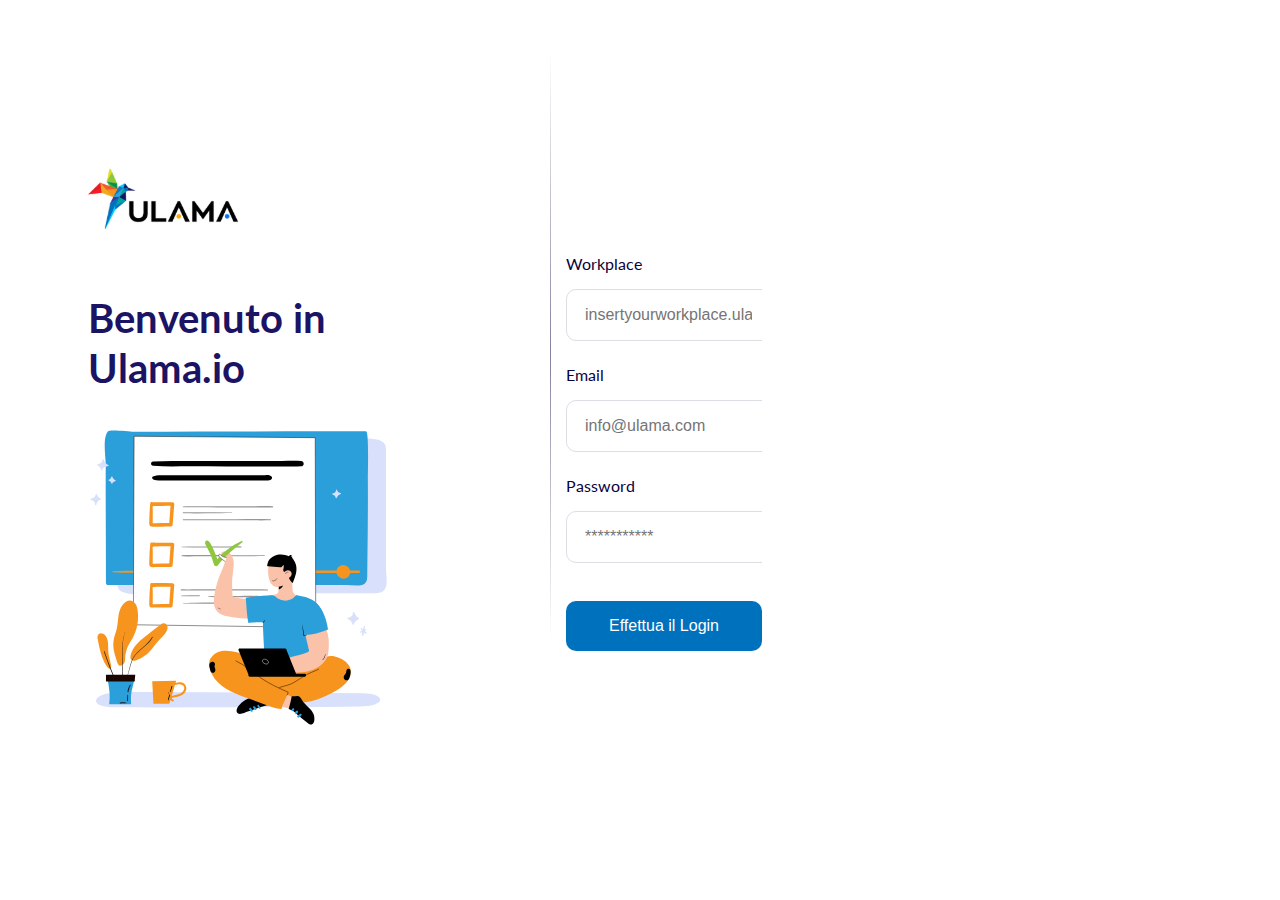
<file: Login/index.html>
<!DOCTYPE html>
<html lang="en">
  <head>
    <meta charset="UTF-8" />
    <meta http-equiv="X-UA-Compatible" content="IE=edge" />
    <meta name="viewport" content="width=device-width, initial-scale=1.0" />
    <link rel="stylesheet" href="style.css" />
    <link rel="preconnect" href="https://fonts.googleapis.com">
<link rel="preconnect" href="https://fonts.gstatic.com" crossorigin>
<link href="https://fonts.googleapis.com/css2?family=Lato:ital,wght@0,100;0,400;0,700;1,300;1,400;1,700&display=swap" rel="stylesheet">
    <title>Login</title>
  </head>
  <body>
    <div class="container">
      <div class="left_frame ">
        <div class="container">
          <img class="logo-img" src="../assets/imgs/logo-full.svg" alt="" />
          <h2>
            Benvenuto in <br />
            Ulama.io
          </h2>
          <img
            class="illustration"
            src="../assets/imgs/login-illustration.svg"
            alt=""
          />
        </div>
        <div class="line"> </div>

      </div>
      <div class="right_frame">
        <div class="container">
          <div class="label">Workplace</div>
          <input placeholder="insertyourworkplace.ulama.io" type="text" />
          <br />
          <div class="label">Email</div>
          <input placeholder="info@ulama.com" type="email" />
          <br />
          <div class="label">Password</div>
          <input placeholder="***********" type="password" />
          <br />
          <br />
          <button>Effettua il Login</button>
        </div>
      </div>
    </div>
  </body>
</html>
</file>
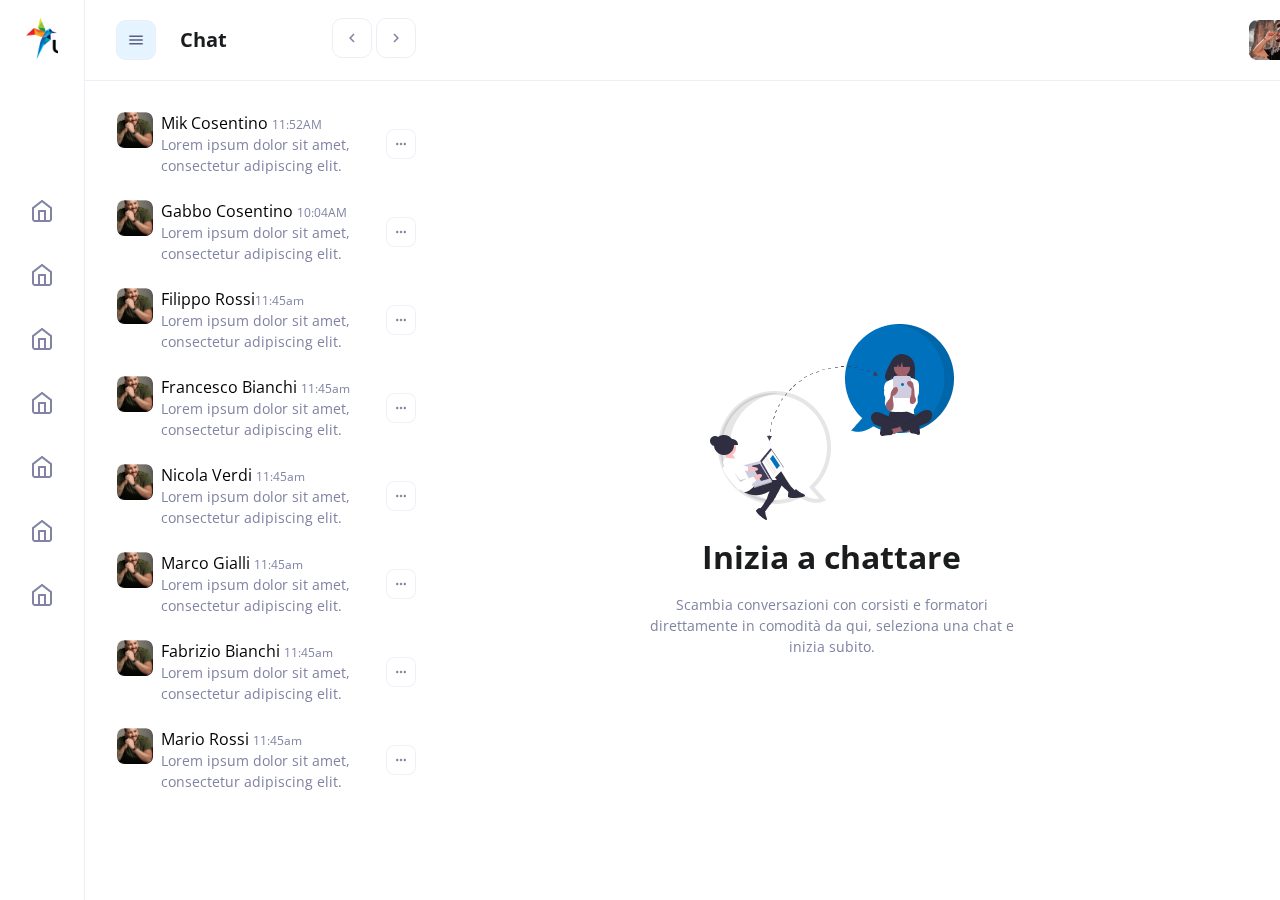
<file: Chat/chat.html>
<!DOCTYPE html>
<html lang="en">
  <head>
    <meta charset="UTF-8" />
    <meta http-equiv="X-UA-Compatible" content="IE=edge" />
    <meta name="viewport" content="width=device-width, initial-scale=1.0" />
    <link rel="preconnect" href="https://fonts.googleapis.com" />
    <link rel="preconnect" href="https://fonts.gstatic.com" crossorigin />
    <link
      href="https://fonts.googleapis.com/css2?family=Open+Sans:ital,wght@0,300;0,400;0,500;0,600;0,700;0,800;1,300;1,400;1,500;1,600;1,700;1,800&display=swap"
      rel="stylesheet"
    />
    <link rel="stylesheet" href="style.css" />
    <title>Chats</title>
  </head>
  <body>
    <div class="container">
      <div class="chat_sidebar">
        <img src="../assets/imgs/logo.png" alt="logo" class="logo" />
        <div class="chat_sidebar_nav">
          <img src="../assets/imgs/home.png" alt="home" />
          <img src="../assets/imgs/home.png" alt="home" />
          <img src="../assets/imgs/home.png" alt="home" />
          <img src="../assets/imgs/home.png" alt="home" />
          <img src="../assets/imgs/home.png" alt="home" />
          <img src="../assets/imgs/home.png" alt="home" />
          <img src="../assets/imgs/home.png" alt="home" />
        </div>
      </div>
      <div class="chat_main">
        <div class="chat_main_navbar">
          <div class="flex-between">
            <div class="flex">
              <img src="../assets/imgs/Menu.png" alt="" />
              <h3>Chat</h3>
            </div>
            <div>
              <img src="../assets/imgs/arrow-left.svg" alt="arrow-left" />
              <img src="../assets/imgs/arrow-right.svg" alt="arrow-right" />
            </div>
          </div>
          <img
            class="user_avatar"
            src="../assets/imgs/user_avatar.png"
            alt=""
          />
        </div>
        <div class="chat_main_body">
          <div class="chat_main_body_contact_list">
            <div class="chat_main_contact_card active_chat">
              <div class="info_group">
                <img src="../assets/imgs/Img.png" alt="" />
                <div class="text">
                  <div class="h4">Mik Cosentino <span>11:52AM</span></div>
                  <p>
                    Lorem ipsum dolor sit amet, consectetur adipiscing elit.
                  </p>
                </div>
              </div>
              <img src="../assets/imgs/more.png" alt="more" class="more" />
            </div>
            <div class="chat_main_contact_card">
              <div class="info_group">
                <img src="../assets/imgs/Img.png" alt="" />
                <div class="text">
                  <div class="h4">Gabbo Cosentino <span>10:04AM</span></div>
                  <p>
                    Lorem ipsum dolor sit amet, consectetur adipiscing elit.
                  </p>
                </div>
              </div>
              <img src="../assets/imgs/more.png" alt="more" class="more" />
            </div>
            <div class="chat_main_contact_card">
              <div class="info_group">
                <img src="../assets/imgs/Img.png" alt="" />
                <div class="text">
                  <div class="h4">Filippo Rossi<span>11:45am</span></div>
                  <p>
                    Lorem ipsum dolor sit amet, consectetur adipiscing elit.
                  </p>
                </div>
              </div>
              <img src="../assets/imgs/more.png" alt="more" class="more" />
            </div>
            <div class="chat_main_contact_card">
              <div class="info_group">
                <img src="../assets/imgs/Img.png" alt="" />
                <div class="text">
                  <div class="h4">Francesco Bianchi <span>11:45am</span></div>
                  <p>
                    Lorem ipsum dolor sit amet, consectetur adipiscing elit.
                  </p>
                </div>
              </div>
              <img src="../assets/imgs/more.png" alt="more" class="more" />
            </div>
            <div class="chat_main_contact_card">
              <div class="info_group">
                <img src="../assets/imgs/Img.png" alt="" />
                <div class="text">
                  <div class="h4">Nicola Verdi <span>11:45am</span></div>
                  <p>
                    Lorem ipsum dolor sit amet, consectetur adipiscing elit.
                  </p>
                </div>
              </div>
              <img src="../assets/imgs/more.png" alt="more" class="more" />
            </div>
            <div class="chat_main_contact_card">
              <div class="info_group">
                <img src="../assets/imgs/Img.png" alt="" />
                <div class="text">
                  <div class="h4">Marco Gialli <span>11:45am</span></div>
                  <p>
                    Lorem ipsum dolor sit amet, consectetur adipiscing elit.
                  </p>
                </div>
              </div>
              <img src="../assets/imgs/more.png" alt="more" class="more" />
            </div>
            <div class="chat_main_contact_card">
              <div class="info_group">
                <img src="../assets/imgs/Img.png" alt="" />
                <div class="text">
                  <div class="h4">Fabrizio Bianchi <span>11:45am</span></div>
                  <p>
                    Lorem ipsum dolor sit amet, consectetur adipiscing elit.
                  </p>
                </div>
              </div>
              <img src="../assets/imgs/more.png" alt="more" class="more" />
            </div>
            <div class="chat_main_contact_card">
              <div class="info_group">
                <img src="../assets/imgs/Img.png" alt="" />
                <div class="text">
                  <div class="h4">Mario Rossi <span>11:45am</span></div>
                  <p>
                    Lorem ipsum dolor sit amet, consectetur adipiscing elit.
                  </p>
                </div>
              </div>
              <img src="../assets/imgs/more.png" alt="more" class="more" />
            </div>
          </div>
          <div class="chat_main_body_main">
            <img src="../assets/imgs/illustration.png" alt="" />
            <h2>Inizia a chattare</h2>
            <p>
              Scambia conversazioni con corsisti e formatori direttamente in
              comodità da qui, seleziona una chat e inizia subito.
            </p>
          </div>
        </div>
      </div>
    </div>
  </body>
</html>
</file>
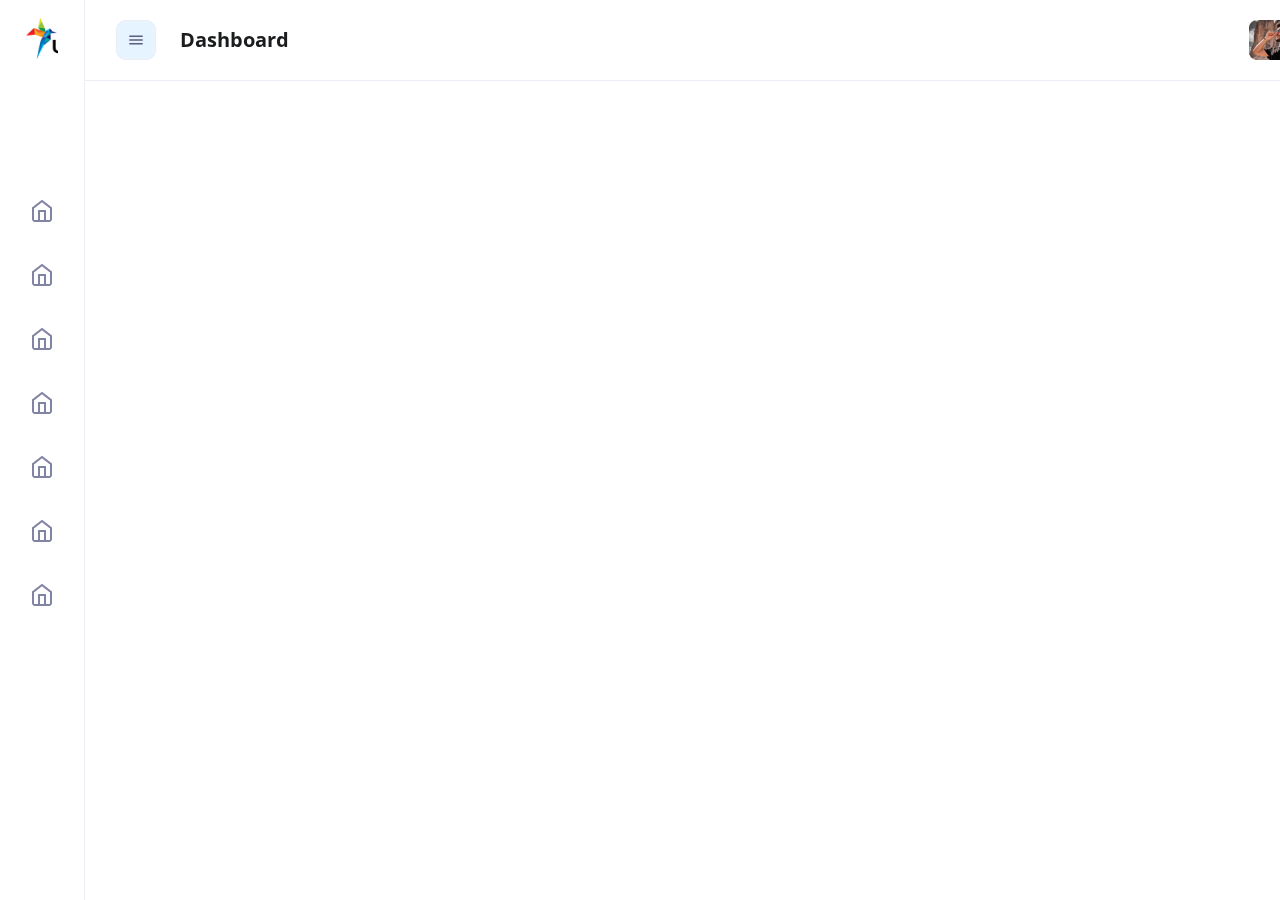
<file: Dashboard/dashboard.html>
<!DOCTYPE html>
<html lang="en">
  <head>
    <meta charset="UTF-8" />
    <meta http-equiv="X-UA-Compatible" content="IE=edge" />
    <meta name="viewport" content="width=device-width, initial-scale=1.0" />
    <link rel="preconnect" href="https://fonts.googleapis.com" />
    <link rel="preconnect" href="https://fonts.gstatic.com" crossorigin />
    <link
      href="https://fonts.googleapis.com/css2?family=Open+Sans:ital,wght@0,300;0,400;0,500;0,600;0,700;0,800;1,300;1,400;1,500;1,600;1,700;1,800&display=swap"
      rel="stylesheet"
    />
    <link rel="stylesheet" href="style.css" />
    <title>Chats</title>
  </head>
  <body>
    <div class="container">
      <div class="chat_sidebar">
        <img src="../assets/imgs/logo.png" alt="logo" class="logo" />
        <div class="chat_sidebar_nav">
          <img src="../assets/imgs/home.png" alt="home" />
          <img src="../assets/imgs/home.png" alt="home" />
          <img src="../assets/imgs/home.png" alt="home" />
          <img src="../assets/imgs/home.png" alt="home" />
          <img src="../assets/imgs/home.png" alt="home" />
          <img src="../assets/imgs/home.png" alt="home" />
          <img src="../assets/imgs/home.png" alt="home" />
        </div>
      </div>
      <div class="chat_main">
        <div class="chat_main_navbar">
          <div class="flex-between">
            <div class="flex">
              <img src="../assets/imgs/Menu.png" alt="" />
              <h3>Dashboard</h3>
            </div>
            
          </div>
          <img
            class="user_avatar"
            src="../assets/imgs/user_avatar.png"
            alt=""
          />
        </div>
       
      </div>
    </div>
  </body>
</html>
</file>
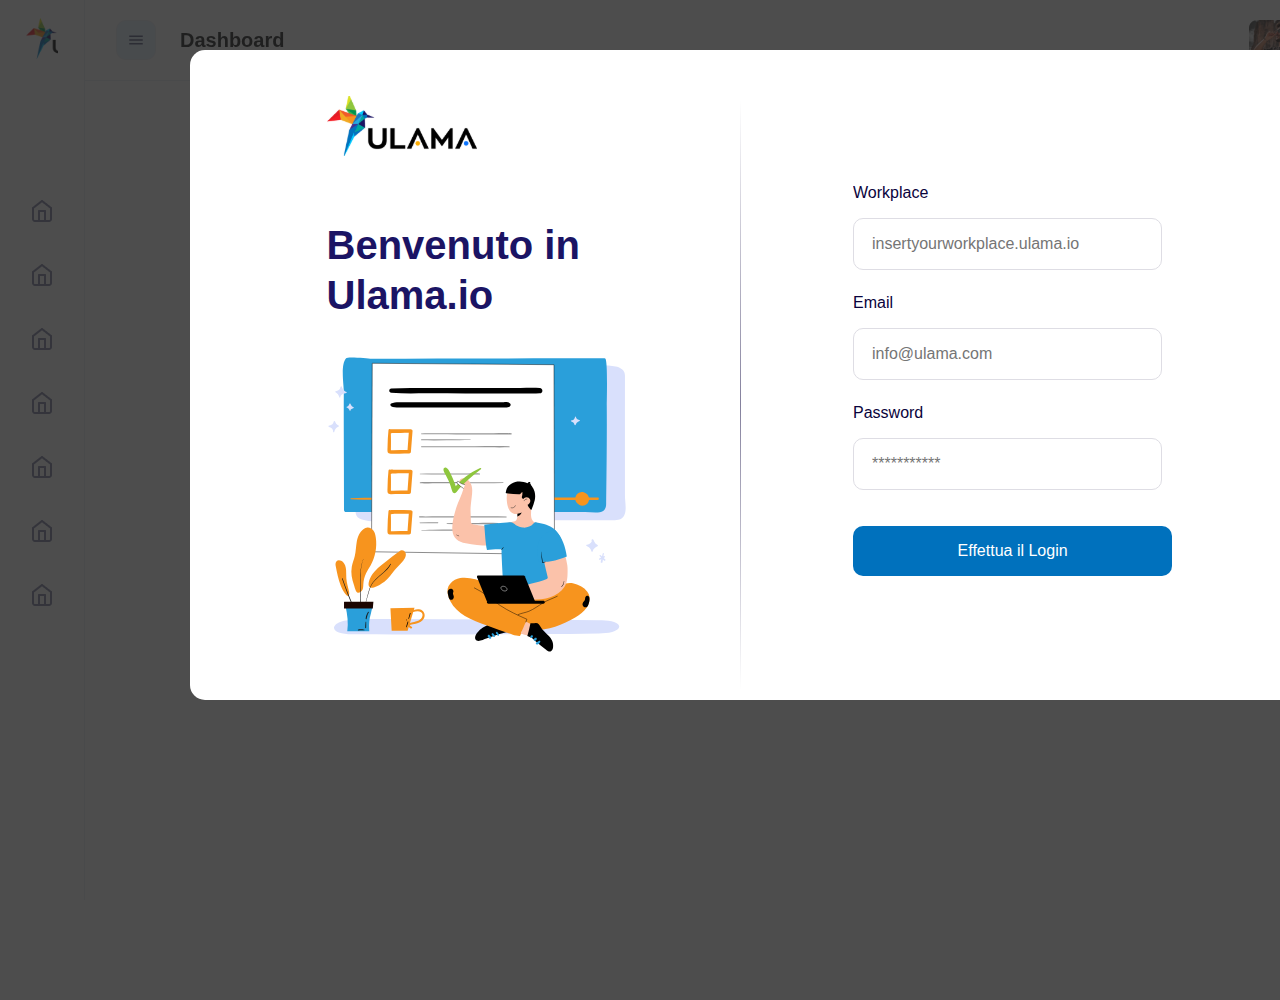
<file: Login/loginpage.html>
<!DOCTYPE html>
<html lang="en">
  <head>
    <meta charset="UTF-8" />
    <meta http-equiv="X-UA-Compatible" content="IE=edge" />
    <meta name="viewport" content="width=device-width, initial-scale=1.0" />
    <link rel="preconnect" href="https://fonts.googleapis.com" />
    <link rel="preconnect" href="https://fonts.gstatic.com" crossorigin />
    <link
      href="https://fonts.googleapis.com/css2?family=Open+Sans:ital,wght@0,300;0,400;0,500;0,600;0,700;0,800;1,300;1,400;1,500;1,600;1,700;1,800&display=swap"
      rel="stylesheet"
    />
    <link rel="stylesheet" href="style.css" />
    <title>Chats</title>
  </head>
  <body>
    <div class="container">
      <div class="chat_sidebar">
        <img src="../assets/imgs/logo.png" alt="logo" class="logo" />
        <div class="chat_sidebar_nav">
          <img src="../assets/imgs/home.png" alt="home" />
          <img src="../assets/imgs/home.png" alt="home" />
          <img src="../assets/imgs/home.png" alt="home" />
          <img src="../assets/imgs/home.png" alt="home" />
          <img src="../assets/imgs/home.png" alt="home" />
          <img src="../assets/imgs/home.png" alt="home" />
          <img src="../assets/imgs/home.png" alt="home" />
        </div>
      </div>
      <div class="chat_main">
        <div class="chat_main_navbar">
          <div class="flex-between">
            <div class="flex">
              <img src="../assets/imgs/Menu.png" alt="" />
              <h3>Dashboard</h3>
            </div>
            
          </div>
          <img
            class="user_avatar"
            src="../assets/imgs/user_avatar.png"
            alt=""
          />
        </div>
       
      </div>
    </div>
    <div class="login-wrapper">
    <div class="login-container">
      <div class="main-login-container">
        <div class="left_frame ">
          <div class="container">
            <img class="logo-img" src="../assets/imgs/logo-full.svg" alt="" />
            <h2>
              Benvenuto in <br />
              Ulama.io
            </h2>
            <img
              class="illustration"
              src="../assets/imgs/login-illustration.svg"
              alt=""
            />
          </div>
          <div class="line"> </div>
  
        </div>
        <div class="right_frame">
          <div class="container">
            <div class="label">Workplace</div>
            <input placeholder="insertyourworkplace.ulama.io" type="text" />
            <br />
            <div class="label">Email</div>
            <input placeholder="info@ulama.com" type="email" />
            <br />
            <div class="label">Password</div>
            <input placeholder="***********" type="password" />
            <br />
            <br />
            <button>Effettua il Login</button>
          </div>
        </div>
      </div>
    </div>
  </div>
  </body>
</html>
</file>
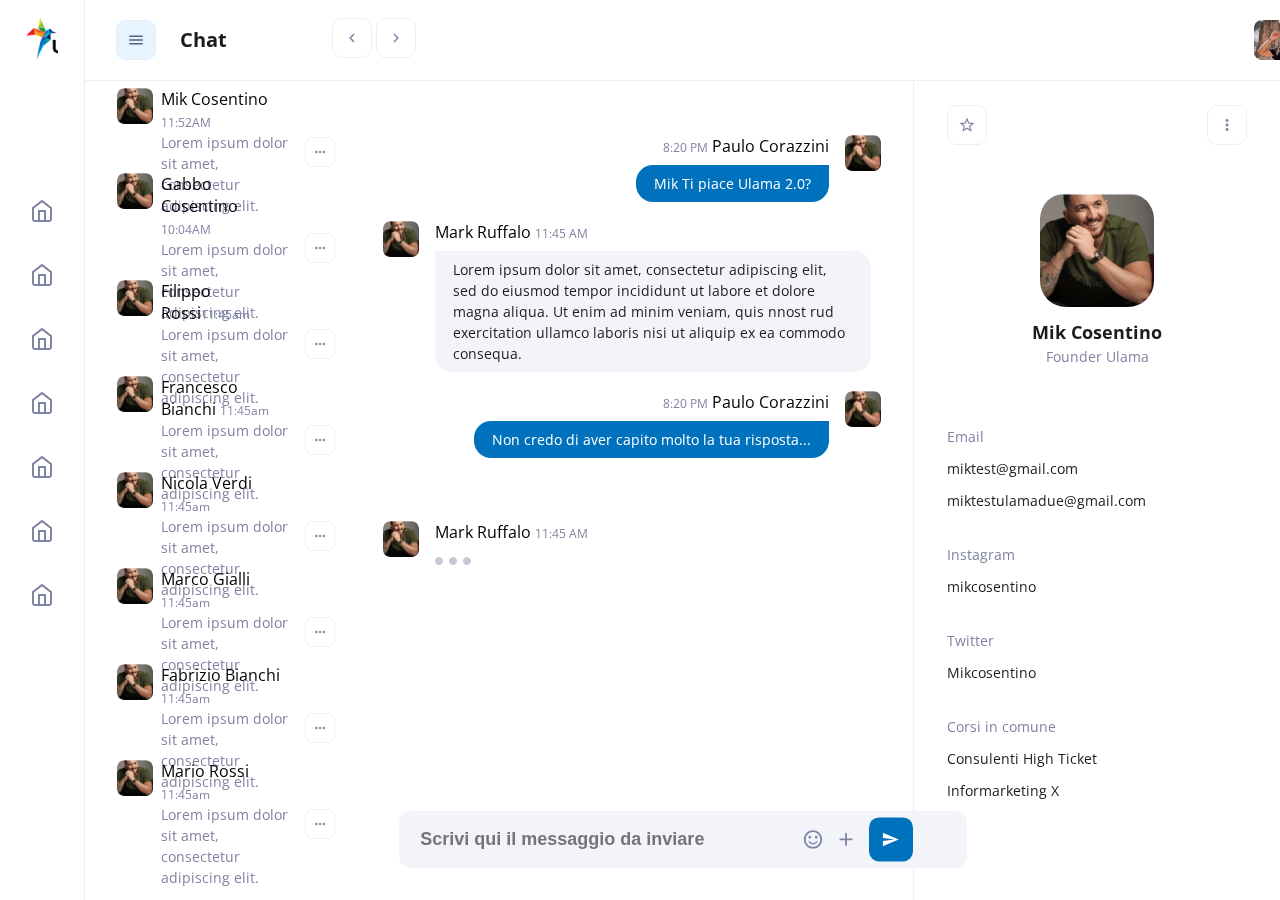
<file: SelectedChat/selected-chat.html>
<!DOCTYPE html>
<html lang="en">
  <head>
    <meta charset="UTF-8" />
    <meta http-equiv="X-UA-Compatible" content="IE=edge" />
    <meta name="viewport" content="width=device-width, initial-scale=1.0" />
    <link rel="preconnect" href="https://fonts.googleapis.com" />
    <link rel="preconnect" href="https://fonts.gstatic.com" crossorigin />
    <link
      href="https://fonts.googleapis.com/css2?family=Open+Sans:ital,wght@0,300;0,400;0,500;0,600;0,700;0,800;1,300;1,400;1,500;1,600;1,700;1,800&display=swap"
      rel="stylesheet"
    />
    <link rel="stylesheet" href="style.css" />
    <title>Chat | Mik Consentino</title>
  </head>
  <body>
    <div class="container">
      <div class="chat_sidebar">
        <img src="../assets/imgs/logo.png" alt="logo" class="logo" />
        <div class="chat_sidebar_nav">
          <img src="../assets/imgs/home.png" alt="home" />
          <img src="../assets/imgs/home.png" alt="home" />
          <img src="../assets/imgs/home.png" alt="home" />
          <img src="../assets/imgs/home.png" alt="home" />
          <img src="../assets/imgs/home.png" alt="home" />
          <img src="../assets/imgs/home.png" alt="home" />
          <img src="../assets/imgs/home.png" alt="home" />
        </div>
      </div>
      <div class="chat_main">
        <div class="chat_main_navbar">
          <div class="flex-between">
            <div class="flex">
              <img src="../assets/imgs/Menu.png" alt="" />
              <h3>Chat</h3>
            </div>
            <div>
              <img src="../assets/imgs/arrow-left.svg" alt="arrow-left" />
              <img src="../assets/imgs/arrow-right.svg" alt="arrow-right" />
            </div>
          </div>
          <img class="user_avatar"  src="../assets/imgs/user_avatar.png" alt="" />
       
        </div>
        <div class="chat_main_body">
          <div class="chat_main_body_contact_list">
            <div class="chat_main_contact_card active_chat">
              <div class="info_group">
                <img src="../assets/imgs/Img.png" alt="" />
                <div class="text">
                  <div class="h4">Mik Cosentino <span>11:52AM</span></div>
                  <p>
                    Lorem ipsum dolor sit amet, consectetur adipiscing elit.
                  </p>
                </div>
              </div>
              <img src="../assets/imgs/more.png" alt="more" class="more" />
            </div>
            <div class="chat_main_contact_card">
              <div class="info_group">
                <img src="../assets/imgs/Img.png" alt="" />
                <div class="text">
                  <div class="h4">Gabbo Cosentino <span>10:04AM</span></div>
                  <p>
                    Lorem ipsum dolor sit amet, consectetur adipiscing elit.
                  </p>
                </div>
              </div>
              <img src="../assets/imgs/more.png" alt="more" class="more" />
            </div>
            <div class="chat_main_contact_card">
              <div class="info_group">
                <img src="../assets/imgs/Img.png" alt="" />
                <div class="text">
                  <div class="h4">Filippo Rossi<span>11:45am</span></div>
                  <p>
                    Lorem ipsum dolor sit amet, consectetur adipiscing elit.
                  </p>
                </div>
              </div>
              <img src="../assets/imgs/more.png" alt="more" class="more" />
            </div>
            <div class="chat_main_contact_card">
              <div class="info_group">
                <img src="../assets/imgs/Img.png" alt="" />
                <div class="text">
                  <div class="h4">Francesco Bianchi <span>11:45am</span></div>
                  <p>
                    Lorem ipsum dolor sit amet, consectetur adipiscing elit.
                  </p>
                </div>
              </div>
              <img src="../assets/imgs/more.png" alt="more" class="more" />
            </div>
            <div class="chat_main_contact_card">
              <div class="info_group">
                <img src="../assets/imgs/Img.png" alt="" />
                <div class="text">
                  <div class="h4">Nicola Verdi <span>11:45am</span></div>
                  <p>
                    Lorem ipsum dolor sit amet, consectetur adipiscing elit.
                  </p>
                </div>
              </div>
              <img src="../assets/imgs/more.png" alt="more" class="more" />
            </div>
            <div class="chat_main_contact_card">
              <div class="info_group">
                <img src="../assets/imgs/Img.png" alt="" />
                <div class="text">
                  <div class="h4">Marco Gialli <span>11:45am</span></div>
                  <p>
                    Lorem ipsum dolor sit amet, consectetur adipiscing elit.
                  </p>
                </div>
              </div>
              <img src="../assets/imgs/more.png" alt="more" class="more" />
            </div>
            <div class="chat_main_contact_card">
              <div class="info_group">
                <img src="../assets/imgs/Img.png" alt="" />
                <div class="text">
                  <div class="h4">Fabrizio Bianchi <span>11:45am</span></div>
                  <p>
                    Lorem ipsum dolor sit amet, consectetur adipiscing elit.
                  </p>
                </div>
              </div>
              <img src="../assets/imgs/more.png" alt="more" class="more" />
            </div>
            <div class="chat_main_contact_card">
              <div class="info_group">
                <img src="../assets/imgs/Img.png" alt="" />
                <div class="text">
                  <div class="h4">Mario Rossi <span>11:45am</span></div>
                  <p>
                    Lorem ipsum dolor sit amet, consectetur adipiscing elit.
                  </p>
                </div>
              </div>
              <img src="../assets/imgs/more.png" alt="more" class="more" />
            </div>
          </div>
          <div class="chat_main_body_main">
            <div class="sender">
              <div class="info_group chat_message_receiver">
                <div class="text">
                  <div class="h4"><span>8:20 PM</span> Paulo Corazzini</div>
                  <div class="chat_message_sender_message">
                    Mik Ti piace Ulama 2.0?
                  </div>
                </div>
                <img src="../assets/imgs/Img.png" alt="" />
              </div>
            </div>
            <div class="receiver">
              <div class="info_group chat_message_receiver">
                <img src="../assets/imgs/Img.png" alt="" />
                <div class="text">
                  <div class="h4">Mark Ruffalo <span>11:45 AM</span></div>
                  <div class="chat_message_receiver_message">
                    Lorem ipsum dolor sit amet, consectetur adipiscing elit, sed
                    do eiusmod tempor incididunt ut labore et dolore magna
                    aliqua. Ut enim ad minim veniam, quis nnost rud exercitation
                    ullamco laboris nisi ut aliquip ex ea commodo consequa.
                  </div>
                </div>
              </div>
            </div>
            <div class="sender">
              <div class="info_group chat_message_receiver">
                <div class="text">
                  <div class="h4"><span>8:20 PM</span> Paulo Corazzini</div>
                  <div class="chat_message_sender_message">
                    Non credo di aver capito molto la tua risposta...
                  </div>
                </div>
                <img src="../assets/imgs/Img.png" alt="" />
              </div>
            </div>
            <div class="receiver">
              <div class="info_group chat_message_receiver">
                <img src="../assets/imgs/Img.png" alt="" />
                <div class="text">
                  <div class="h4">Mark Ruffalo <span>11:45 AM</span></div>
                  <div class="chat_message_receiver_typing">
                    <img src="../assets/imgs/moreH.svg" alt="" />
                  </div>
                </div>
              </div>
            </div>
            <div class="chat_input_container">
              <input
                type="text"
                placeholder="Scrivi qui il messaggio da inviare"
              />
              <div class="input_cta_button">
                <img src="../assets/imgs/emoji.svg" alt="">
                <img src="../assets/imgs/plus.svg" alt="">
                <img src="../assets/imgs/sendMessage.svg" alt="">
              </div>
            </div>
          </div>
          <div class="chat_main_body_right">
            <div class="flex-between">
              <img src="../assets/imgs/star.svg" alt="star" />
              <img src="../assets/imgs/moreV.svg" alt="star" />
            </div>
            <img class="avatar" src="../assets/imgs/Img.png" alt="star" />
            <h3>Mik Cosentino</h3>
            <p class="title">Founder Ulama</p>
            <div class="info_group">
              <p>Email</p>
              <h5>miktest@gmail.com</h5>
              <h5>miktestulamadue@gmail.com</h5>
            </div>
            <br />
            <div class="info_group">
              <p>Instagram</p>
              <h5>mikcosentino</h5>
            </div>
            <br />
            <div class="info_group">
              <p>Twitter</p>
              <h5>Mikcosentino</h5>
            </div>
            <br />
            <div class="info_group">
              <p>Corsi in comune</p>
              <h5>Consulenti High Ticket</h5>
              <h5>Informarketing X</h5>
            </div>
          </div>
        </div>
      </div>
    </div>
  </body>
</html>
</file>
<file: Login/style.css>
html,
body {
  margin: 0;
  padding: 0;
  font-family: "Lato", sans-serif;
  overflow: hidden !important;
}

code {
  font-family: "Lato", sans-serif;
}

/* *, */
*:before,
*:after {
  margin: 0;
  padding: 0;
  -webkit-box-sizing: border-box !important;
  -moz-box-sizing: border-box !important;
  -ms-box-sizing: border-box !important;
  box-sizing: border-box !important;
}

/* */
h1,
h2,
h3,
h4,
h5,
h6,
p {
  margin: 0 !important;
  padding: 0 !important;
}

.login-wrapper {
  position: absolute;
  width: 100%;
  height: 900px;
  left: 0px;
  top: 0px;

  background: rgba(33, 33, 33, 0.8);
  padding: 50px 150px;
}

.login-container {
  position: absolute;
  width: 1150px;
  height: 650px;
  left: 190px;
  top: 50px;
  background: #ffffff;
  border-radius: 15px;
}

.main-login-container {
  position: relative;
    display: grid;
  grid-template-columns: 1fr 1fr;
}

.left_frame {
  padding: 30px 88px;
  display: flex;
  flex-direction: column;
  gap: 2rem;
  align-items: center;
  justify-content: center;
  margin: 1rem 0;
}

.right_frame {
  padding: 80px 88px;
  display: flex;
  flex-direction: column;
  gap: 2rem;
  /* align-items: center; */
  justify-content: center;
  margin: 1rem 0;
}

.left_frame .container {
  width: max-content;
  height: max-content;
  display: flex;
  flex-direction: column;
  gap: 2rem;
}

.right_frame .container {
  width: 80%;
  height: max-content;
  display: flex;
  flex-direction: column;
}

.left_frame .container {
  width: max-content;
  height: max-content;
  display: flex;
  flex-direction: column;
  gap: 2rem;
}

.left_frame .logo-img {
  width: 150px;
  height: 60px;
  object-fit: cover;
  margin-bottom: 2rem;
}

.left_frame h2 {
  font-style: normal;
  font-weight: 700;
  font-size: 40px;
  line-height: 50px;
  color: #1b1464;
}

.left_frame .illustration {
  width: 302px;
  height: 306px;
  object-fit: cover;
}

.label {
  font-style: normal;
  font-weight: 500px;
  font-size: 16px;
  line-height: 30px;
  color: #0a033c;
  margin-bottom: 10px;
}

input {
  padding: 10px 18px;
  width: 85%;
  outline: none;
  background: #ffffff;
  border: 1px solid #dedde4;
  border-radius: 10px;
  font-style: normal;
  font-weight: 400;
  font-size: 16px;
  line-height: 30px;
  color: #5d5a6f;
}

button {
  padding: 10px 0;
  background: #0071bd;
  border-radius: 10px;
  width: 100%;
  outline: none;
  border: none;
  display: flex;
  align-items: center;
  font-style: normal;
  font-weight: 500;
  font-size: 16px;
  line-height: 30px;
  justify-content: center;
  color: #ffffff;
  margin: 0 auto;
  cursor: pointer;
}

.line {
  position: absolute;
  width: 1px;
  height: 590px;
  left: 550px;
  top: 50px;
  background: linear-gradient(
    180deg,
    rgba(10, 3, 60, 0) 0%,
    rgba(10, 3, 60, 0.5) 51.56%,
    rgba(10, 3, 60, 0) 100%
  );
}

.container {
  width: 100%;
  height: 100vh;
  display: flex;
  overflow: hidden;
  background: transparent;
}

.chat_sidebar {
  width: 84px;
  border-right: 1px solid #eceef5;
  height: 100%;
  padding: 18px 0;
  display: flex;
  flex-direction: column;
  align-items: center;
}

.chat_sidebar_nav {
  display: flex;
  flex-direction: column;
  gap: 2.5rem;
  margin-top: 140px;
}

.logo {
  width: 54px;
  height: 41px;
  object-fit: contain;
}

.chat_main {
  position: relative;
  width: calc(100vw - 84px);
}

.chat_main_navbar {
  position: fixed;
  top: 0;
  left: 84px;
  width: 93%;
  height: 80px;
  border-bottom: 1px solid #eceef5;
  display: flex;
  justify-content: space-between;
  align-items: center;
  padding: 0 32px 0 32px;
}

.user_avatar {
  width: 40px;
  height: 40px;
  object-fit: fill;
  margin-right: 1.1rem;
}

.flex {
  align-items: center;
  display: flex;
  gap: 0.5rem;
}

.flex-between {
  display: flex;
  align-items: center;
  justify-content: space-between;
  min-width: 300px;
}

.chat_main_navbar h3 {
  margin-left: 1rem !important;
  font-style: normal;
  font-weight: 700;
  font-size: 20px;
  line-height: 32px;
  color: #1a1c1d;
}
</file>
<file: Chat/style.css>
html,
body {
    margin: 0;
    padding: 0;
    font-family: 'Open Sans', sans-serif;
   }

code {
    font-family: 'Open Sans', sans-serif;
}

/* *, */
*:before,
*:after {
    margin: 0;
    padding: 0;
    -webkit-box-sizing: border-box !important;
    -moz-box-sizing: border-box !important;
    -ms-box-sizing: border-box !important;
    box-sizing: border-box !important;
}

/* */
h1,
h2,
h3,
h4,
h5,
h6,
p {
    margin: 0 !important;
    padding: 0 !important;
}

.container {
    width: 100vw;
    height: 100vh;
    display: flex;
    overflow: hidden;
    background: transparent;
}

.chat_sidebar {
    width: 84px;
    border-right: 1px solid #eceef5;
    height: 100%;
    padding: 18px 0;
    display: flex;
    flex-direction: column;
    align-items: center;
}

.chat_sidebar_nav {
    display: flex;
    flex-direction: column;
    gap: 2.5rem;
    margin-top: 140px;
}

.logo {
    width: 54px;
    height: 41px;
    object-fit: contain;
}

.chat_main {
    position: relative;
    width: calc(100vw - 84px);
}

.chat_main_navbar {
    position: fixed;
    top: 0;
    left: 84px;
    width: 93%;
    height: 80px;
    border-bottom: 1px solid #eceef5;
    display: flex;
    justify-content: space-between;
    align-items: center;
    padding: 0 32px 0 32px;
}

.user_avatar{
    width: 40px;
height: 40px;
object-fit: fill;
margin-right:1.1rem;
}

.flex{
    align-items: center;
    display:flex;
    gap:0.5rem;
}

.flex-between {
    display: flex;
    align-items: center;
    justify-content: space-between;
    min-width: 300px;
}


.chat_main_navbar h3 {
    margin-left: 1rem !important;
    font-style: normal;
    font-weight: 700;
    font-size: 20px;
    line-height: 32px;
    color: #1A1C1D;
}

.chat_main_body {
    position: absolute;
    display: grid;
    grid-template-columns: 1fr 3fr;
    top: 80px;
    width: 100%;
    height: calc(100% - 80px)
}

.chat_main_body_contact_list {
    width: 100%;
    height: 100%;
    padding: 1rem;
}

.chat_main_body_main {
    width: 100%;
    height: 100%;
    display: flex;
    flex-direction: column;
    align-items: center;
    justify-content: center;
    gap: 1rem;
}

.chat_main_body_main h2 {
    font-style: normal;
    font-weight: 800px;
    font-size: 32px;
    line-height: 42px;
    text-align: center;
    color: #1A1C1D;
}

.chat_main_body_main p {
    font-style: normal;
    font-weight: 400;
    font-size: 14px;
    line-height: 21px;
    text-align: center;
    color: #8083A3;
    max-width: 400px;
}


.chat_main_contact_card {
    display: flex;
    height: 80px;
    width: 100%;
    padding: 0 16px;
    align-items: center;
    justify-content: space-between;
    margin: 0.5rem 0;
}

.chat_main_contact_card .info_group {
    display: flex;
    width: 80%;
    gap: 0.5rem;
}

.chat_main_contact_card img {
    width: 36px;
    height: 36px;
    object-fit: fill;
    border-radius: 7px;
}

.chat_main_contact_card h4 {
    font-style: normal;
    font-weight: 700;
    font-size: 14px;
    line-height: 21px;
    color: #1A1C1D;
}

.chat_main_contact_card span {
    font-style: normal;
    font-weight: 400;
    font-size: 12px;
    line-height: 18px;
    color: #8083A3;
}

.chat_main_contact_card p {
    font-style: normal;
    font-weight: 400;
    font-size: 14px;
    line-height: 21px;
    color: #8083A3;
}

.chat_main_contact_card .more {
    width: 30px;
    height: 30px;
    object-fit: fill;
}
</file>
<file: Dashboard/style.css>
html,
body {
    margin: 0;
    padding: 0;
    font-family: 'Open Sans', sans-serif;
   }

code {
    font-family: 'Open Sans', sans-serif;
}

/* *, */
*:before,
*:after {
    margin: 0;
    padding: 0;
    -webkit-box-sizing: border-box !important;
    -moz-box-sizing: border-box !important;
    -ms-box-sizing: border-box !important;
    box-sizing: border-box !important;
}

/* */
h1,
h2,
h3,
h4,
h5,
h6,
p {
    margin: 0 !important;
    padding: 0 !important;
}

.container {
    width: 100vw;
    height: 100vh;
    display: flex;
    overflow: hidden;
    background: transparent;
}

.chat_sidebar {
    width: 84px;
    border-right: 1px solid #eceef5;
    height: 100%;
    padding: 18px 0;
    display: flex;
    flex-direction: column;
    align-items: center;
}

.chat_sidebar_nav {
    display: flex;
    flex-direction: column;
    gap: 2.5rem;
    margin-top: 140px;
}

.logo {
    width: 54px;
    height: 41px;
    object-fit: contain;
}

.chat_main {
    position: relative;
    width: calc(100vw - 84px);
}

.chat_main_navbar {
    position: fixed;
    top: 0;
    left: 84px;
    width: 93%;
    height: 80px;
    border-bottom: 1px solid #eceef5;
    display: flex;
    justify-content: space-between;
    align-items: center;
    padding: 0 32px 0 32px;
}

.user_avatar{
    width: 40px;
height: 40px;
object-fit: fill;
margin-right:1.1rem;
}

.flex{
    align-items: center;
    display:flex;
    gap:0.5rem;
}

.flex-between {
    display: flex;
    align-items: center;
    justify-content: space-between;
    min-width: 300px;
}


.chat_main_navbar h3 {
    margin-left: 1rem !important;
    font-style: normal;
    font-weight: 700;
    font-size: 20px;
    line-height: 32px;
    color: #1A1C1D;
}

.chat_main_body {
    position: absolute;
    display: grid;
    grid-template-columns: 1fr 3fr;
    top: 80px;
    width: 100%;
    height: calc(100% - 80px)
}

.chat_main_body_contact_list {
    width: 100%;
    height: 100%;
    padding: 1rem;
}

.chat_main_body_main {
    width: 100%;
    height: 100%;
    display: flex;
    flex-direction: column;
    align-items: center;
    justify-content: center;
    gap: 1rem;
}

.chat_main_body_main h2 {
    font-style: normal;
    font-weight: 800px;
    font-size: 32px;
    line-height: 42px;
    text-align: center;
    color: #1A1C1D;
}

.chat_main_body_main p {
    font-style: normal;
    font-weight: 400;
    font-size: 14px;
    line-height: 21px;
    text-align: center;
    color: #8083A3;
    max-width: 400px;
}


.chat_main_contact_card {
    display: flex;
    height: 80px;
    width: 100%;
    padding: 0 16px;
    align-items: center;
    justify-content: space-between;
    margin: 0.5rem 0;
}

.chat_main_contact_card .info_group {
    display: flex;
    width: 80%;
    gap: 0.5rem;
}

.chat_main_contact_card img {
    width: 36px;
    height: 36px;
    object-fit: fill;
    border-radius: 7px;
}

.chat_main_contact_card h4 {
    font-style: normal;
    font-weight: 700;
    font-size: 14px;
    line-height: 21px;
    color: #1A1C1D;
}

.chat_main_contact_card span {
    font-style: normal;
    font-weight: 400;
    font-size: 12px;
    line-height: 18px;
    color: #8083A3;
}

.chat_main_contact_card p {
    font-style: normal;
    font-weight: 400;
    font-size: 14px;
    line-height: 21px;
    color: #8083A3;
}

.chat_main_contact_card .more {
    width: 30px;
    height: 30px;
    object-fit: fill;
}
</file>
<file: SelectedChat/style.css>
html,
body {
    margin: 0;
    padding: 0;
    font-family: 'Open Sans', sans-serif;
    overflow-x: hidden !important;
}

code {
    font-family: 'Open Sans', sans-serif;
}

/* *, */
*:before,
*:after {
    margin: 0;
    padding: 0;
    -webkit-box-sizing: border-box !important;
    -moz-box-sizing: border-box !important;
    -ms-box-sizing: border-box !important;
    box-sizing: border-box !important;
}

/* */
h1,
h2,
h3,
h4,
h5,
h6,
p {
    margin: 0 !important;
    padding: 0 !important;
}

.container {
    width: 100vw;
    height: 100vh;
    display: flex;
    overflow: hidden;
    background: transparent;
}

.chat_sidebar {
    width: 84px;
    border-right: 1px solid #eceef5;
    height: 100%;
    padding: 18px 0;
    display: flex;
    flex-direction: column;
    align-items: center;
}

.chat_sidebar_nav {
    display: flex;
    flex-direction: column;
    gap: 2.5rem;
    margin-top: 140px;
}

.logo {
    width: 54px;
    height: 41px;
    object-fit: contain;
}

.chat_main {
    position: relative;
    width: calc(100vw - 84px);
}

.chat_main_navbar {
    position: fixed;
    top: 0;
    left: 84px;
    width: 92%;
    height: 80px;
    border-bottom: 1px solid #eceef5;
    display: flex;
    justify-content: space-between;
    align-items: center;
    padding: 0 32px 0 32px;
}

.user_avatar{
    width: 40px;
height: 40px;
object-fit: fill;

}

.flex {
    align-items: center;
    display: flex;
    gap: 0.5rem;
}

.flex-between {
    display: flex;
    align-items: center;
    justify-content: space-between;
    min-width: 300px;
}


.chat_main_navbar h3 {
    margin-left: 1rem !important;
    font-style: normal;
    font-weight: 700;
    font-size: 20px;
    line-height: 32px;
    color: #1A1C1D;
}

.chat_main_body {
    position: absolute;
    display: grid;
    grid-template-columns: 1.3fr 3fr 1fr;
    top: 80px;
    width: 100%;
    height: calc(100% - 80px)
}

.chat_main_body_contact_list {
    position: relative;
    width: 100%;
    height: 100%;
    padding: 1rem;
}

.chat_main_body_main {
    position: relative;
    padding: 32px;
    width: 100%;
    display: flex;
    flex-direction: column;
    gap: 1rem;
}

.chat_main_body_main h2 {
    font-style: normal;
    font-weight: 700;
    font-size: 32px;
    line-height: 42px;
    text-align: center;
    color: #1A1C1D;
}

.chat_main_body_main p {
    font-style: normal;
    font-weight: 400;
    font-size: 14px;
    line-height: 21px;
    text-align: center;
    color: #8083A3;
    max-width: 400px;
}


.chat_main_contact_card {
    display: flex;
    height: 80px;
    padding: 0 16px;
    align-items: center;
    justify-content: space-between;
    margin: 1rem 0;
}

.chat_main_contact_card .info_group {
    display: flex;
    width: 80%;
    gap: 0.5rem;
}

.chat_main_contact_card img {
    width: 36px;
    height: 36px;
    object-fit: fill;
    border-radius: 7px;
}

.chat_main_contact_card h4 {
    font-style: normal;
    font-weight: 700;
    font-size: 14px;
    line-height: 21px;
    color: #1A1C1D;
}

.chat_main_contact_card span {
    font-style: normal;
    font-weight: 400;
    font-size: 12px;
    line-height: 18px;
    color: #8083A3;
}

.chat_main_contact_card p {
    font-style: normal;
    font-weight: 400;
    font-size: 14px;
    line-height: 21px;
    color: #8083A3;
}

.chat_main_contact_card .more {
    width: 30px;
    height: 30px;
    object-fit: fill;
}

.chat_main_body_right {
    border-left: 1px solid #eceef5;
    height: 100%;
    padding: 25px 33px;
    display: flex;
    flex-direction: column;
}

.flex-between {
    display: flex;
    justify-content: space-between;
}

.chat_main_body_right .avatar {
    width: 114px;
    height: 114px;
    border-radius: 26px;
    margin: 48px auto 12px;
}

.chat_main_body_right h3 {
    font-style: normal;
    font-weight: 700;
    font-size: 18px;
    line-height: 27px;
    text-align: center;
    color: #1A1C1D;
    margin: 0 auto !important;
}

.chat_main_body_right p {
    font-style: normal;
    font-weight: 400;
    font-size: 14px;
    line-height: 21px;
    color: #8083A3;
}

.chat_main_body_right h5 {
    font-style: normal;
    font-weight: 400;
    font-size: 14px;
    line-height: 21px;
    color: #1A1C1D;
    margin: 11px 0 !important;
}

.title {
    margin: 0 auto 59px !important;
}


.chat_message_sender_message {
    margin-top: 0.5rem;
    background: #0071BD;
    border-radius: 17px 0px 17px 17px;
    padding: 8px 18px;
    color: #fff !important;
    font-style: normal;
    font-weight: 400;
    font-size: 14px;
    line-height: 21px;
    text-align: right;
    color: #FFFFFF;
    width: max-content;
}

.chat_message_receiver_message {
    margin-top: 0.5rem;
    background: #F3F4F9;
    border-radius: 0px 17px 17px 17px;
    padding: 8px 18px;
    color: #fff !important;
    font-style: normal;
    font-weight: 400;
    font-size: 14px;
    line-height: 21px;
    text-align: left;
    color: #1A1C1D !important;
    max-width: 400px;
}

.chat_message_receiver {
    display: flex;
    gap: 1rem;
    align-items: flex-start;
}

.sender {
    display: flex;
    height: 80px;
    padding: 0 16px;
    align-items: center;
    justify-content: flex-end;
    margin: 1rem 3rem 1rem 0;
    text-align: right;
}

.receiver {
    display: flex;
    height: 80px;
    padding: 0 16px;
    align-items: center;
    justify-content: flex-start;
    margin: 1rem 3rem 1rem 0;
    text-align: left;
}

.chat_message h4 {
    font-style: normal;
    font-weight: 700;
    font-size: 14px;
    line-height: 21px;
    color: #1A1C1D;
}

.chat_message_receiver span {
    font-style: normal;
    font-weight: 400;
    font-size: 12px;
    line-height: 18px;
    color: #8083A3;
}

.chat_message_receiver img {
    width: 36px;
    height: 36px;
    object-fit: fill;
    border-radius: 7px;
}

.chat_input_container {
    position: absolute;
    bottom: 2rem;
    left: 4rem;
    width: 80%;
    /* height: 69px; */
}

.input_cta_button {
    position: absolute;
    height: 100%;
    top:0;
    right: 0;
    display: flex;
    align-items: center;
    gap: 1rem;
}



input {
    width: 80%;
    height: 100%;
    background: #F3F4F9;
    border-radius: 12px;
    outline: none;
    border: none;
    padding: 18px 8.5rem 18px 21px;
    font-style: normal;
    font-weight: 700;
    font-size: 18px;
    line-height: 19px;
    color: #8083A3;
}
</file>
